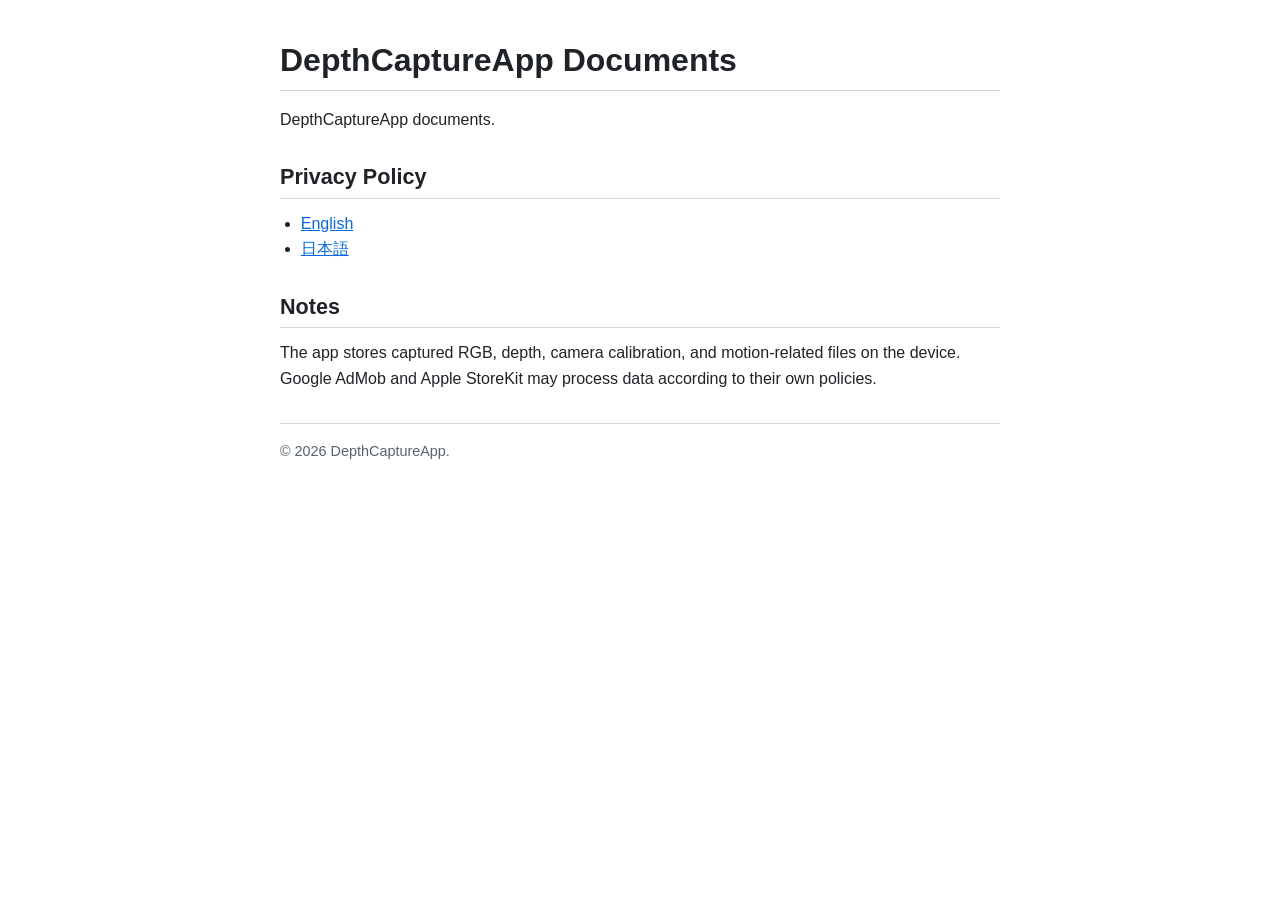
<file: index.html>
<!doctype html>
<html lang="en">
<head>
  <meta charset="utf-8">
  <meta name="viewport" content="width=device-width, initial-scale=1">
  <title>DepthCaptureApp Documents</title>
  <meta name="description" content="Documents and localized privacy policies for DepthCaptureApp.">
  <link rel="stylesheet" href="assets/site.css">
</head>
<body>
  <main>
    <h1>DepthCaptureApp Documents</h1>

    <p>DepthCaptureApp documents.</p>

    <h2>Privacy Policy</h2>

    <ul>
      <li><a href="privacy/en/index.html">English</a></li>
      <li><a href="privacy/ja/index.html">日本語</a></li>
    </ul>

    <h2>Notes</h2>

    <p>The app stores captured RGB, depth, camera calibration, and motion-related files on the device. Google AdMob and Apple StoreKit may process data according to their own policies.</p>

    <footer>
      <p>&copy; 2026 DepthCaptureApp.</p>
    </footer>
  </main>
</body>
</html>
</file>
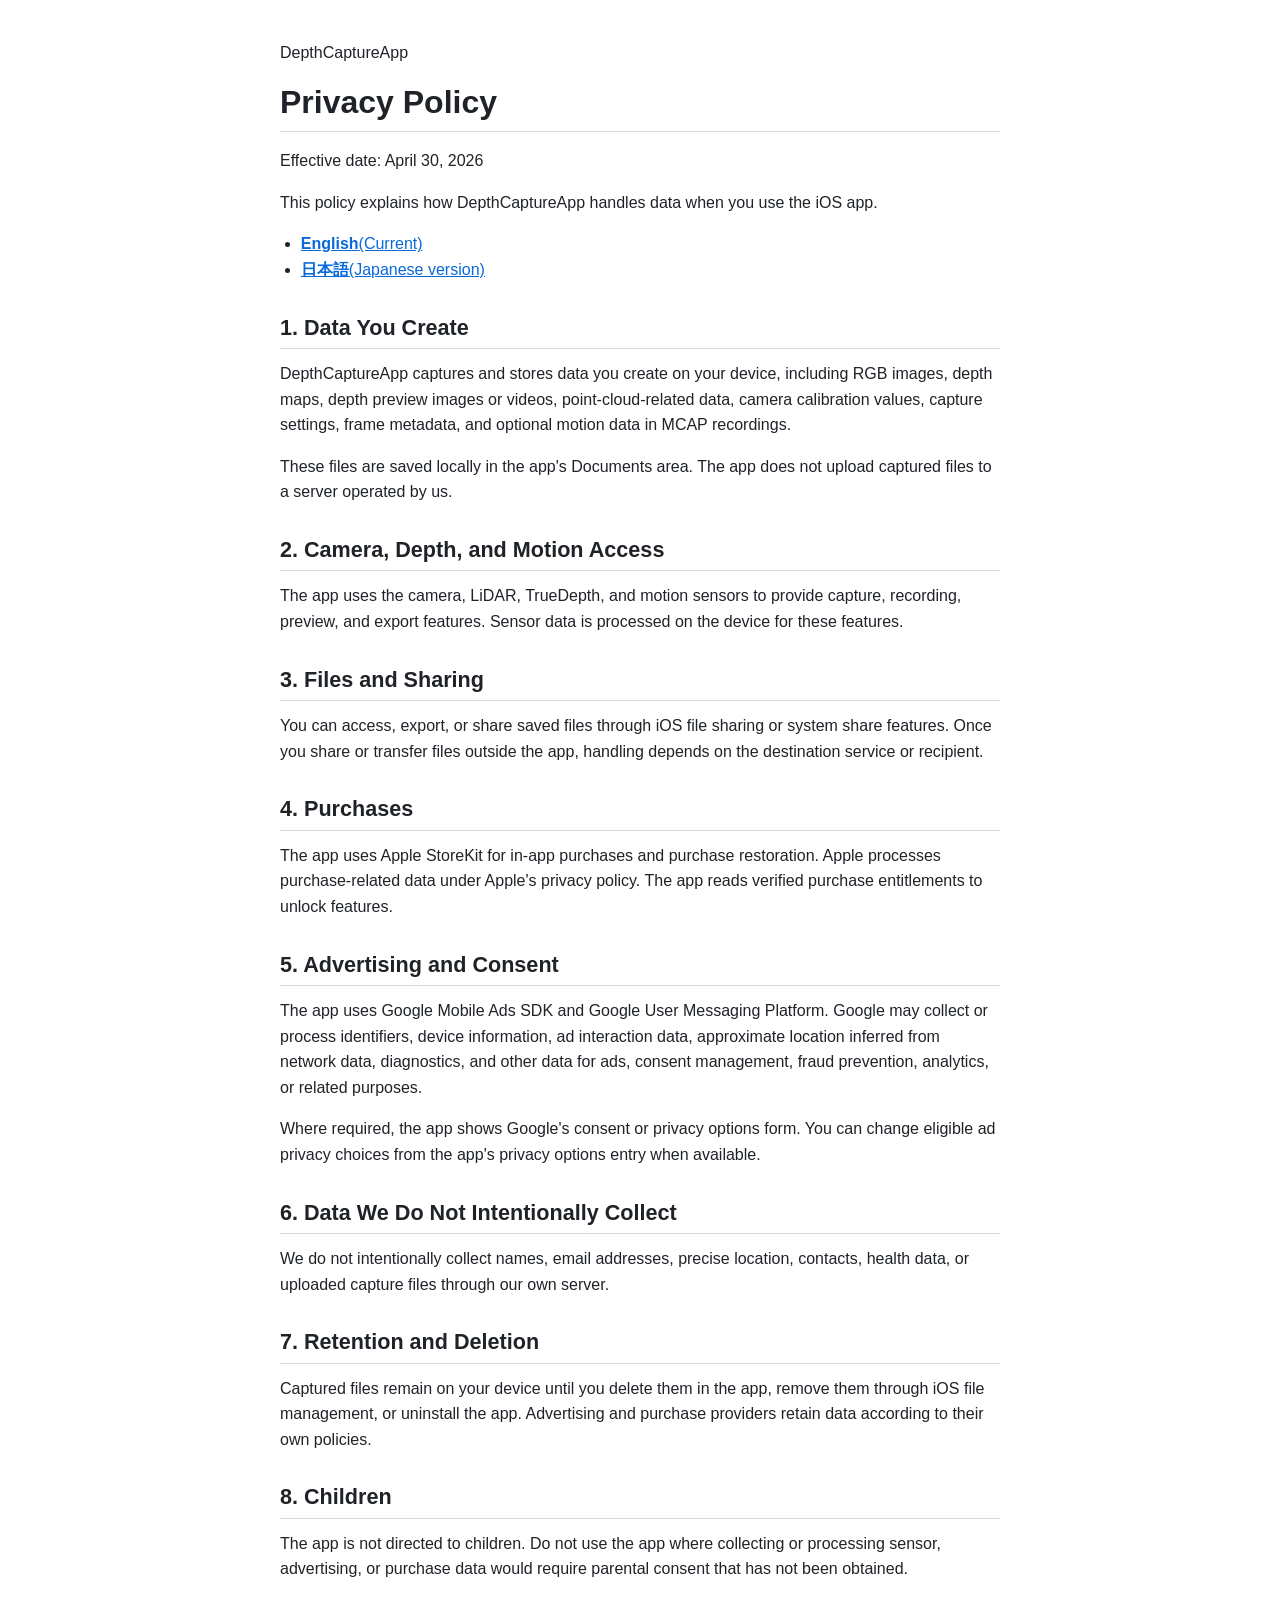
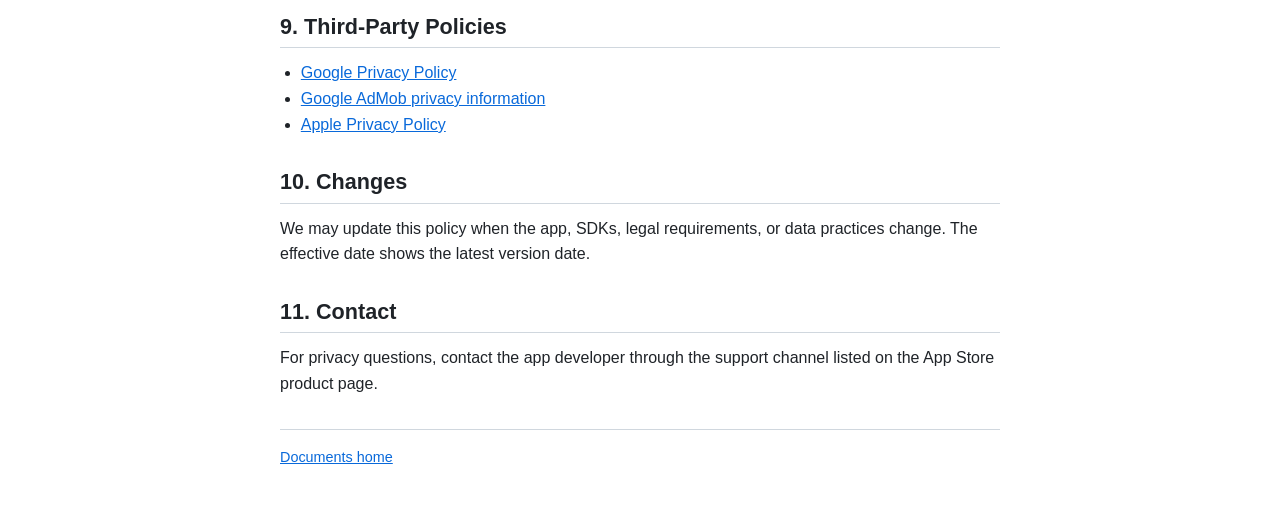
<file: privacy/en/index.html>
<!doctype html>
<html lang="en">
<head>
  <meta charset="utf-8">
  <meta name="viewport" content="width=device-width, initial-scale=1">
  <title>Privacy Policy | DepthCaptureApp</title>
  <meta name="description" content="Privacy Policy for DepthCaptureApp.">
  <link rel="canonical" href="./">
  <link rel="alternate" hreflang="en" href="./index.html">
  <link rel="alternate" hreflang="ja" href="../ja/index.html">
  <link rel="stylesheet" href="../../assets/site.css">
</head>
<body>
  <main class="page">
    <header>
      <p class="eyebrow">DepthCaptureApp</p>
      <h1>Privacy Policy</h1>
      <p class="meta">Effective date: April 30, 2026</p>
      <p class="lead">This policy explains how DepthCaptureApp handles data when you use the iOS app.</p>
    </header>

    <nav aria-label="Language">
      <ul class="language-list">
        <li><a href="./index.html"><strong>English</strong><span>(Current)</span></a></li>
        <li><a href="../ja/index.html"><strong>日本語</strong><span>(Japanese version)</span></a></li>
      </ul>
    </nav>

    <article class="policy">
      <h2>1. Data You Create</h2>
      <p>DepthCaptureApp captures and stores data you create on your device, including RGB images, depth maps, depth preview images or videos, point-cloud-related data, camera calibration values, capture settings, frame metadata, and optional motion data in MCAP recordings.</p>
      <p>These files are saved locally in the app's Documents area. The app does not upload captured files to a server operated by us.</p>

      <h2>2. Camera, Depth, and Motion Access</h2>
      <p>The app uses the camera, LiDAR, TrueDepth, and motion sensors to provide capture, recording, preview, and export features. Sensor data is processed on the device for these features.</p>

      <h2>3. Files and Sharing</h2>
      <p>You can access, export, or share saved files through iOS file sharing or system share features. Once you share or transfer files outside the app, handling depends on the destination service or recipient.</p>

      <h2>4. Purchases</h2>
      <p>The app uses Apple StoreKit for in-app purchases and purchase restoration. Apple processes purchase-related data under Apple's privacy policy. The app reads verified purchase entitlements to unlock features.</p>

      <h2>5. Advertising and Consent</h2>
      <p>The app uses Google Mobile Ads SDK and Google User Messaging Platform. Google may collect or process identifiers, device information, ad interaction data, approximate location inferred from network data, diagnostics, and other data for ads, consent management, fraud prevention, analytics, or related purposes.</p>
      <p>Where required, the app shows Google's consent or privacy options form. You can change eligible ad privacy choices from the app's privacy options entry when available.</p>

      <h2>6. Data We Do Not Intentionally Collect</h2>
      <p>We do not intentionally collect names, email addresses, precise location, contacts, health data, or uploaded capture files through our own server.</p>

      <h2>7. Retention and Deletion</h2>
      <p>Captured files remain on your device until you delete them in the app, remove them through iOS file management, or uninstall the app. Advertising and purchase providers retain data according to their own policies.</p>

      <h2>8. Children</h2>
      <p>The app is not directed to children. Do not use the app where collecting or processing sensor, advertising, or purchase data would require parental consent that has not been obtained.</p>

      <h2>9. Third-Party Policies</h2>
      <ul>
        <li><a href="https://policies.google.com/privacy">Google Privacy Policy</a></li>
        <li><a href="https://support.google.com/admob/answer/6128543">Google AdMob privacy information</a></li>
        <li><a href="https://www.apple.com/legal/privacy/">Apple Privacy Policy</a></li>
      </ul>

      <h2>10. Changes</h2>
      <p>We may update this policy when the app, SDKs, legal requirements, or data practices change. The effective date shows the latest version date.</p>

      <h2>11. Contact</h2>
      <p>For privacy questions, contact the app developer through the support channel listed on the App Store product page.</p>
    </article>

    <footer>
      <p><a href="../">Documents home</a></p>
    </footer>
  </main>
</body>
</html>
</file>
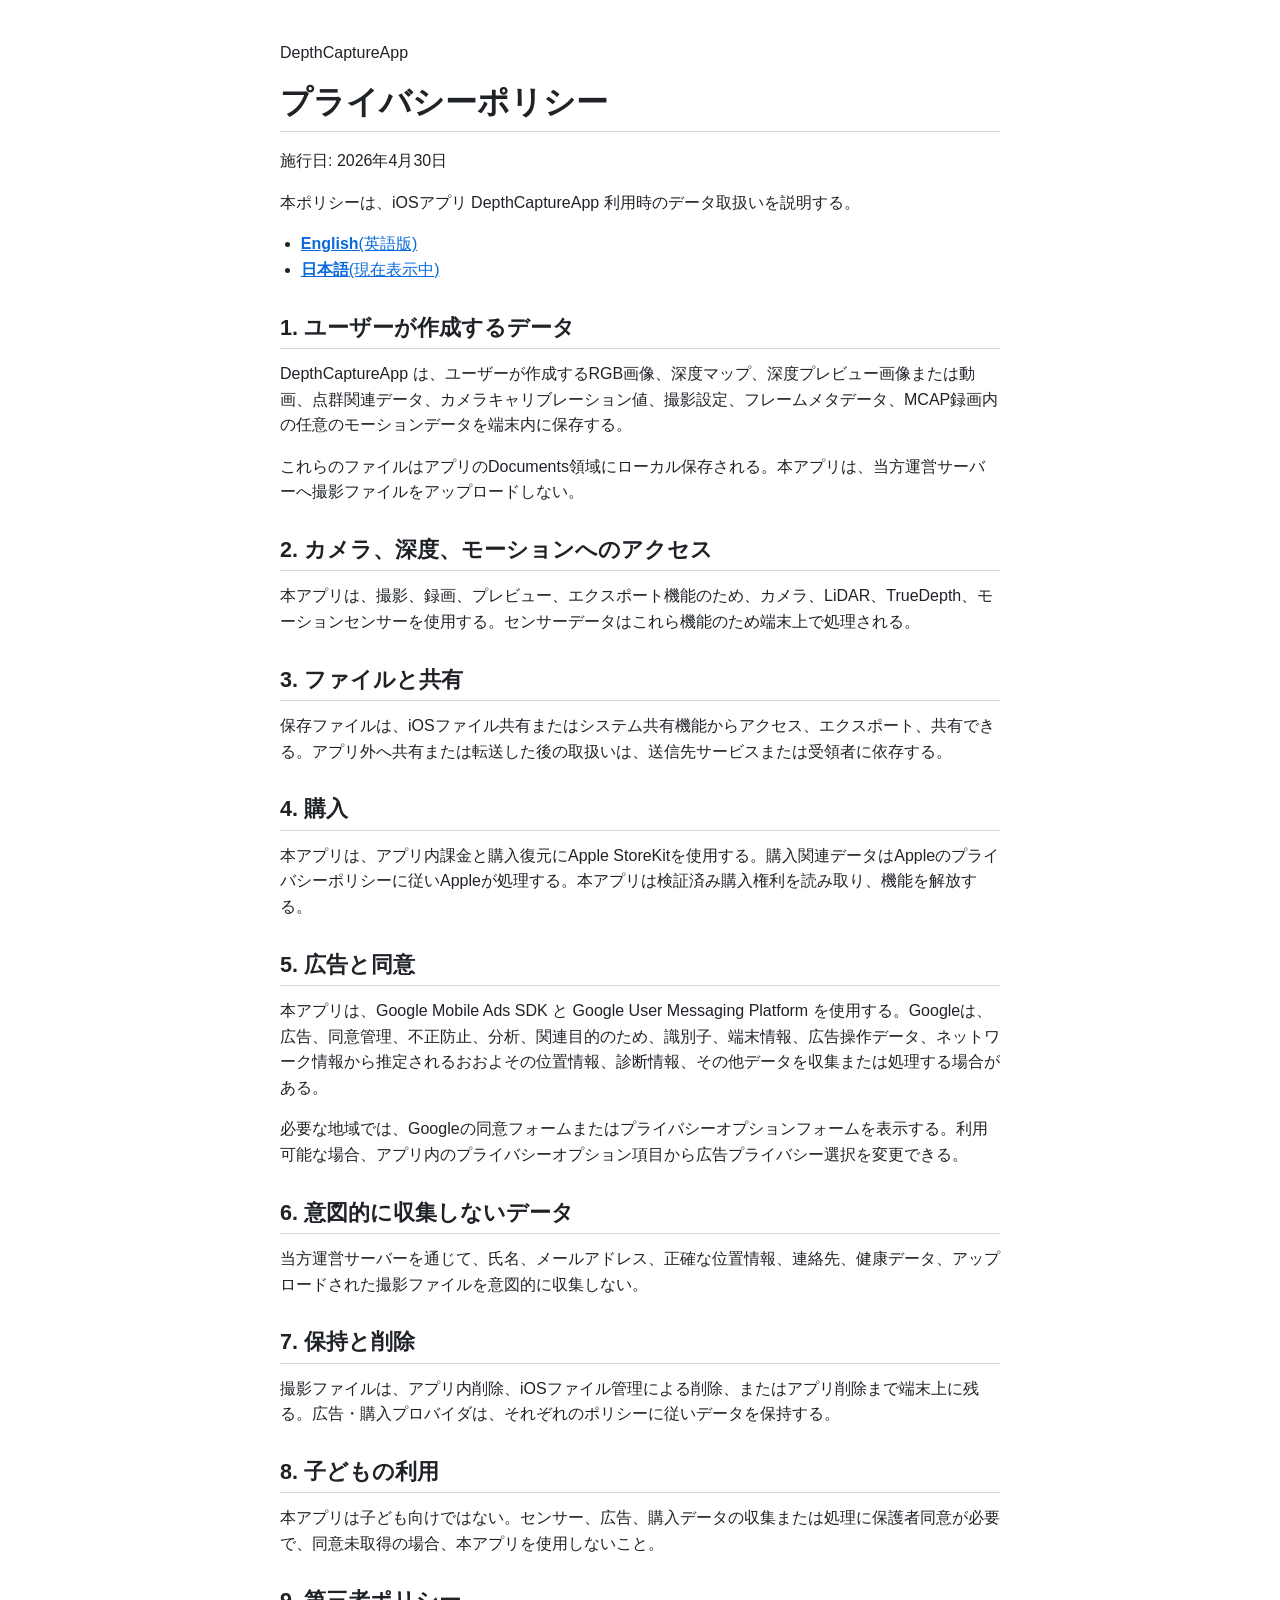
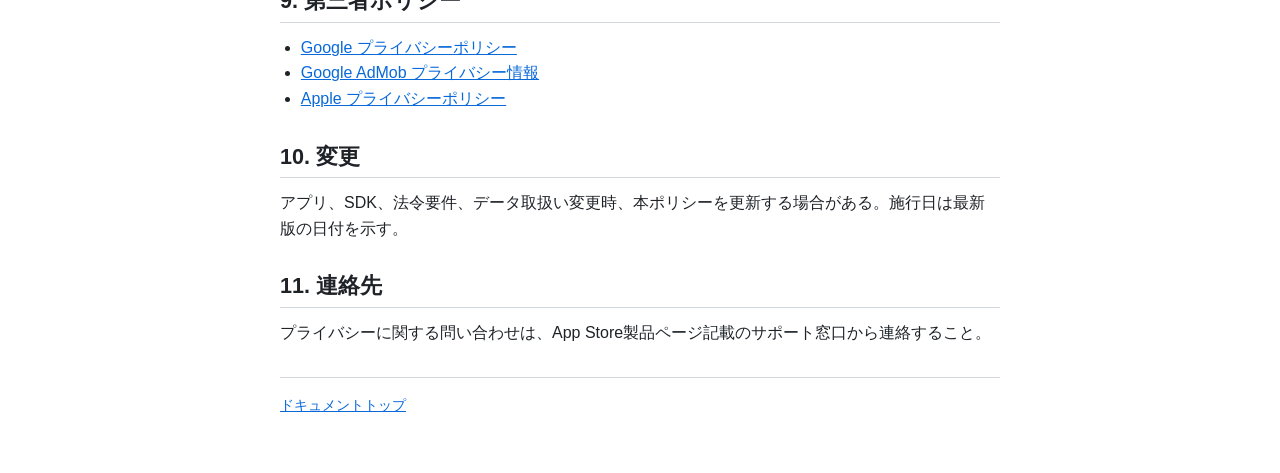
<file: privacy/ja/index.html>
<!doctype html>
<html lang="ja">
<head>
  <meta charset="utf-8">
  <meta name="viewport" content="width=device-width, initial-scale=1">
  <title>プライバシーポリシー | DepthCaptureApp</title>
  <meta name="description" content="DepthCaptureApp のプライバシーポリシー。">
  <link rel="canonical" href="./">
  <link rel="alternate" hreflang="en" href="../en/index.html">
  <link rel="alternate" hreflang="ja" href="./index.html">
  <link rel="stylesheet" href="../../assets/site.css">
</head>
<body>
  <main class="page">
    <header>
      <p class="eyebrow">DepthCaptureApp</p>
      <h1>プライバシーポリシー</h1>
      <p class="meta">施行日: 2026年4月30日</p>
      <p class="lead">本ポリシーは、iOSアプリ DepthCaptureApp 利用時のデータ取扱いを説明する。</p>
    </header>

    <nav aria-label="言語">
      <ul class="language-list">
        <li><a href="../en/index.html"><strong>English</strong><span>(英語版)</span></a></li>
        <li><a href="./index.html"><strong>日本語</strong><span>(現在表示中)</span></a></li>
      </ul>
    </nav>

    <article class="policy">
      <h2>1. ユーザーが作成するデータ</h2>
      <p>DepthCaptureApp は、ユーザーが作成するRGB画像、深度マップ、深度プレビュー画像または動画、点群関連データ、カメラキャリブレーション値、撮影設定、フレームメタデータ、MCAP録画内の任意のモーションデータを端末内に保存する。</p>
      <p>これらのファイルはアプリのDocuments領域にローカル保存される。本アプリは、当方運営サーバーへ撮影ファイルをアップロードしない。</p>

      <h2>2. カメラ、深度、モーションへのアクセス</h2>
      <p>本アプリは、撮影、録画、プレビュー、エクスポート機能のため、カメラ、LiDAR、TrueDepth、モーションセンサーを使用する。センサーデータはこれら機能のため端末上で処理される。</p>

      <h2>3. ファイルと共有</h2>
      <p>保存ファイルは、iOSファイル共有またはシステム共有機能からアクセス、エクスポート、共有できる。アプリ外へ共有または転送した後の取扱いは、送信先サービスまたは受領者に依存する。</p>

      <h2>4. 購入</h2>
      <p>本アプリは、アプリ内課金と購入復元にApple StoreKitを使用する。購入関連データはAppleのプライバシーポリシーに従いAppleが処理する。本アプリは検証済み購入権利を読み取り、機能を解放する。</p>

      <h2>5. 広告と同意</h2>
      <p>本アプリは、Google Mobile Ads SDK と Google User Messaging Platform を使用する。Googleは、広告、同意管理、不正防止、分析、関連目的のため、識別子、端末情報、広告操作データ、ネットワーク情報から推定されるおおよその位置情報、診断情報、その他データを収集または処理する場合がある。</p>
      <p>必要な地域では、Googleの同意フォームまたはプライバシーオプションフォームを表示する。利用可能な場合、アプリ内のプライバシーオプション項目から広告プライバシー選択を変更できる。</p>

      <h2>6. 意図的に収集しないデータ</h2>
      <p>当方運営サーバーを通じて、氏名、メールアドレス、正確な位置情報、連絡先、健康データ、アップロードされた撮影ファイルを意図的に収集しない。</p>

      <h2>7. 保持と削除</h2>
      <p>撮影ファイルは、アプリ内削除、iOSファイル管理による削除、またはアプリ削除まで端末上に残る。広告・購入プロバイダは、それぞれのポリシーに従いデータを保持する。</p>

      <h2>8. 子どもの利用</h2>
      <p>本アプリは子ども向けではない。センサー、広告、購入データの収集または処理に保護者同意が必要で、同意未取得の場合、本アプリを使用しないこと。</p>

      <h2>9. 第三者ポリシー</h2>
      <ul>
        <li><a href="https://policies.google.com/privacy?hl=ja">Google プライバシーポリシー</a></li>
        <li><a href="https://support.google.com/admob/answer/6128543?hl=ja">Google AdMob プライバシー情報</a></li>
        <li><a href="https://www.apple.com/jp/legal/privacy/">Apple プライバシーポリシー</a></li>
      </ul>

      <h2>10. 変更</h2>
      <p>アプリ、SDK、法令要件、データ取扱い変更時、本ポリシーを更新する場合がある。施行日は最新版の日付を示す。</p>

      <h2>11. 連絡先</h2>
      <p>プライバシーに関する問い合わせは、App Store製品ページ記載のサポート窓口から連絡すること。</p>
    </article>

    <footer>
      <p><a href="../../">ドキュメントトップ</a></p>
    </footer>
  </main>
</body>
</html>
</file>
<file: assets/site.css>
:root {
  color-scheme: light dark;
  --bg: #ffffff;
  --text: #1f2328;
  --muted: #59636e;
  --line: #d0d7de;
  --link: #0969da;
}

@media (prefers-color-scheme: dark) {
  :root {
    --bg: #0d1117;
    --text: #e6edf3;
    --muted: #8d96a0;
    --line: #30363d;
    --link: #58a6ff;
  }
}

body {
  margin: 0 auto;
  max-width: 720px;
  padding: 40px 24px;
  background: var(--bg);
  color: var(--text);
  font: 16px/1.6 -apple-system, BlinkMacSystemFont, "Segoe UI", sans-serif;
}

a {
  color: var(--link);
}

h1 {
  margin: 0 0 16px;
  padding-bottom: 0.3em;
  border-bottom: 1px solid var(--line);
  font-size: 2rem;
  line-height: 1.25;
}

h2 {
  margin: 32px 0 12px;
  padding-bottom: 0.3em;
  border-bottom: 1px solid var(--line);
  font-size: 1.35rem;
  line-height: 1.25;
}

p,
ul {
  margin: 0 0 16px;
}

ul {
  padding-left: 1.3rem;
}

footer {
  color: var(--muted);
  border-top: 1px solid var(--line);
  margin-top: 32px;
  padding-top: 16px;
  font-size: 0.9rem;
}
</file>
